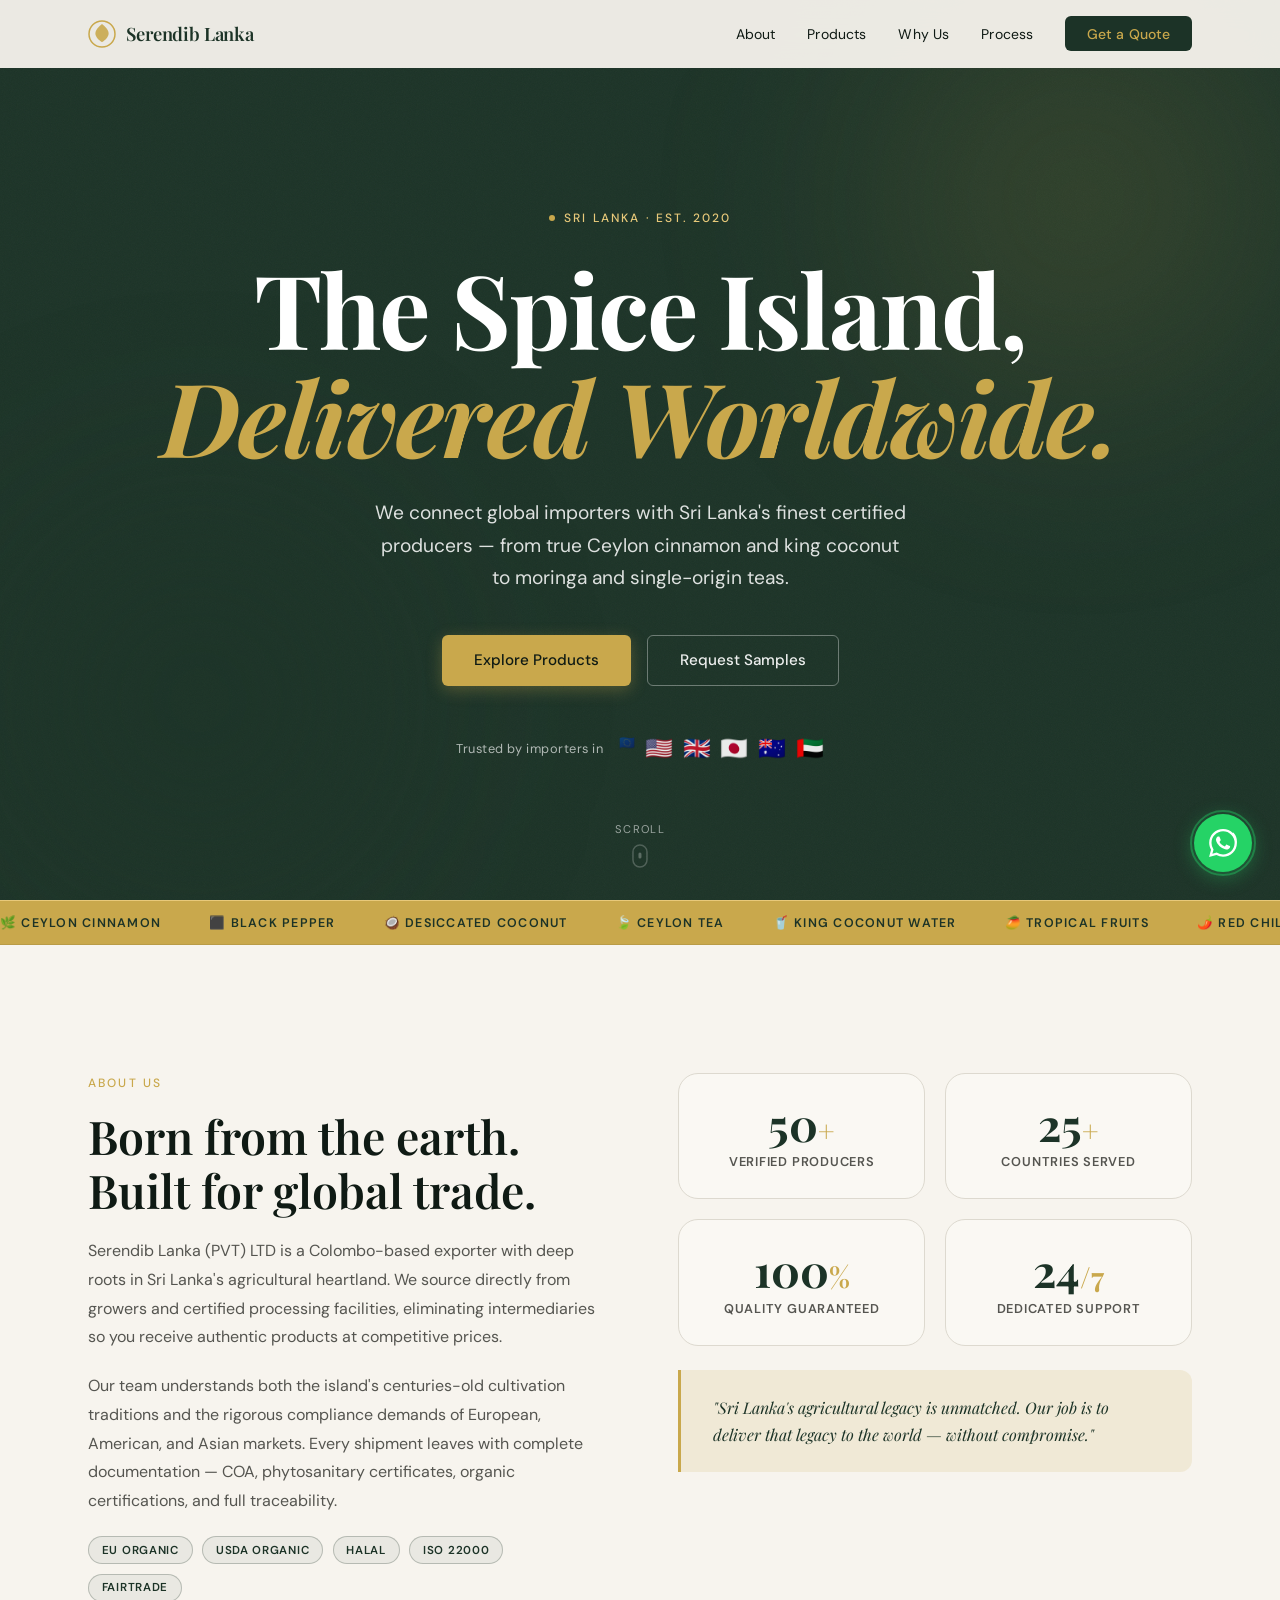
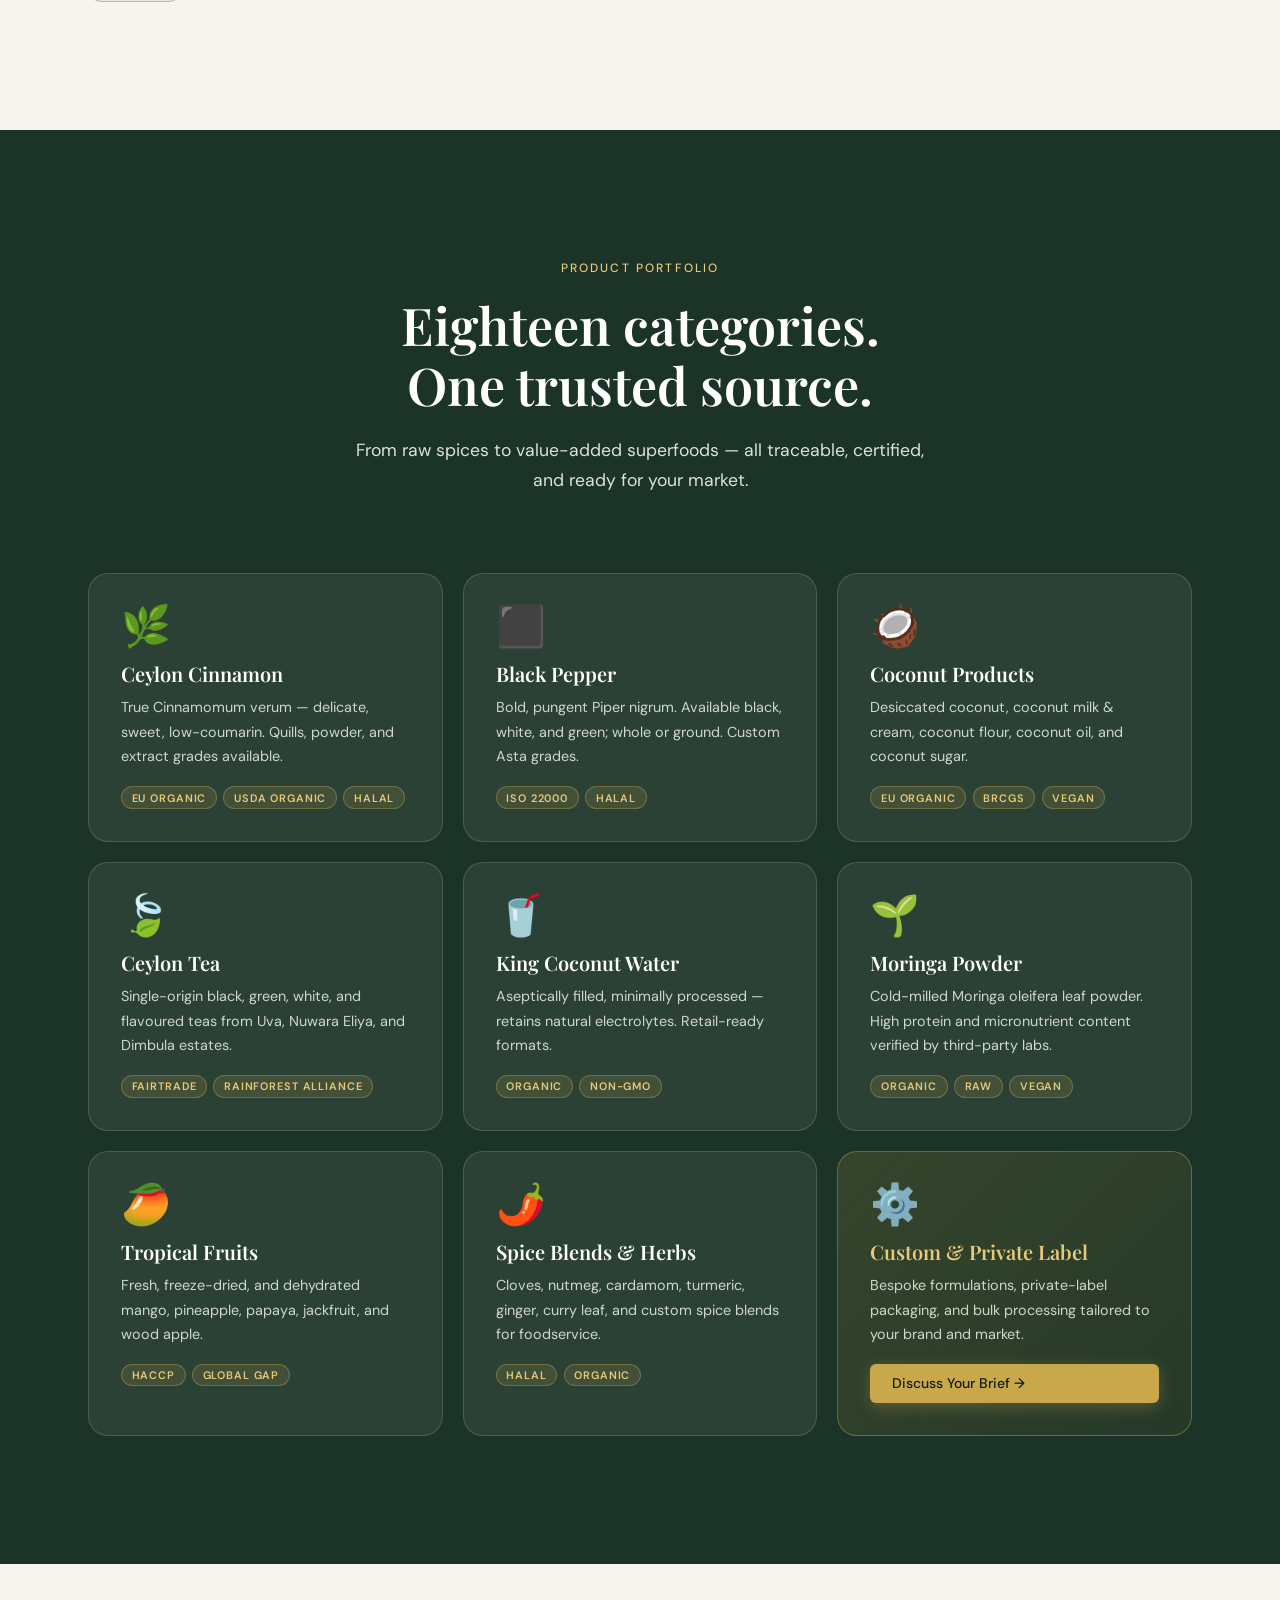
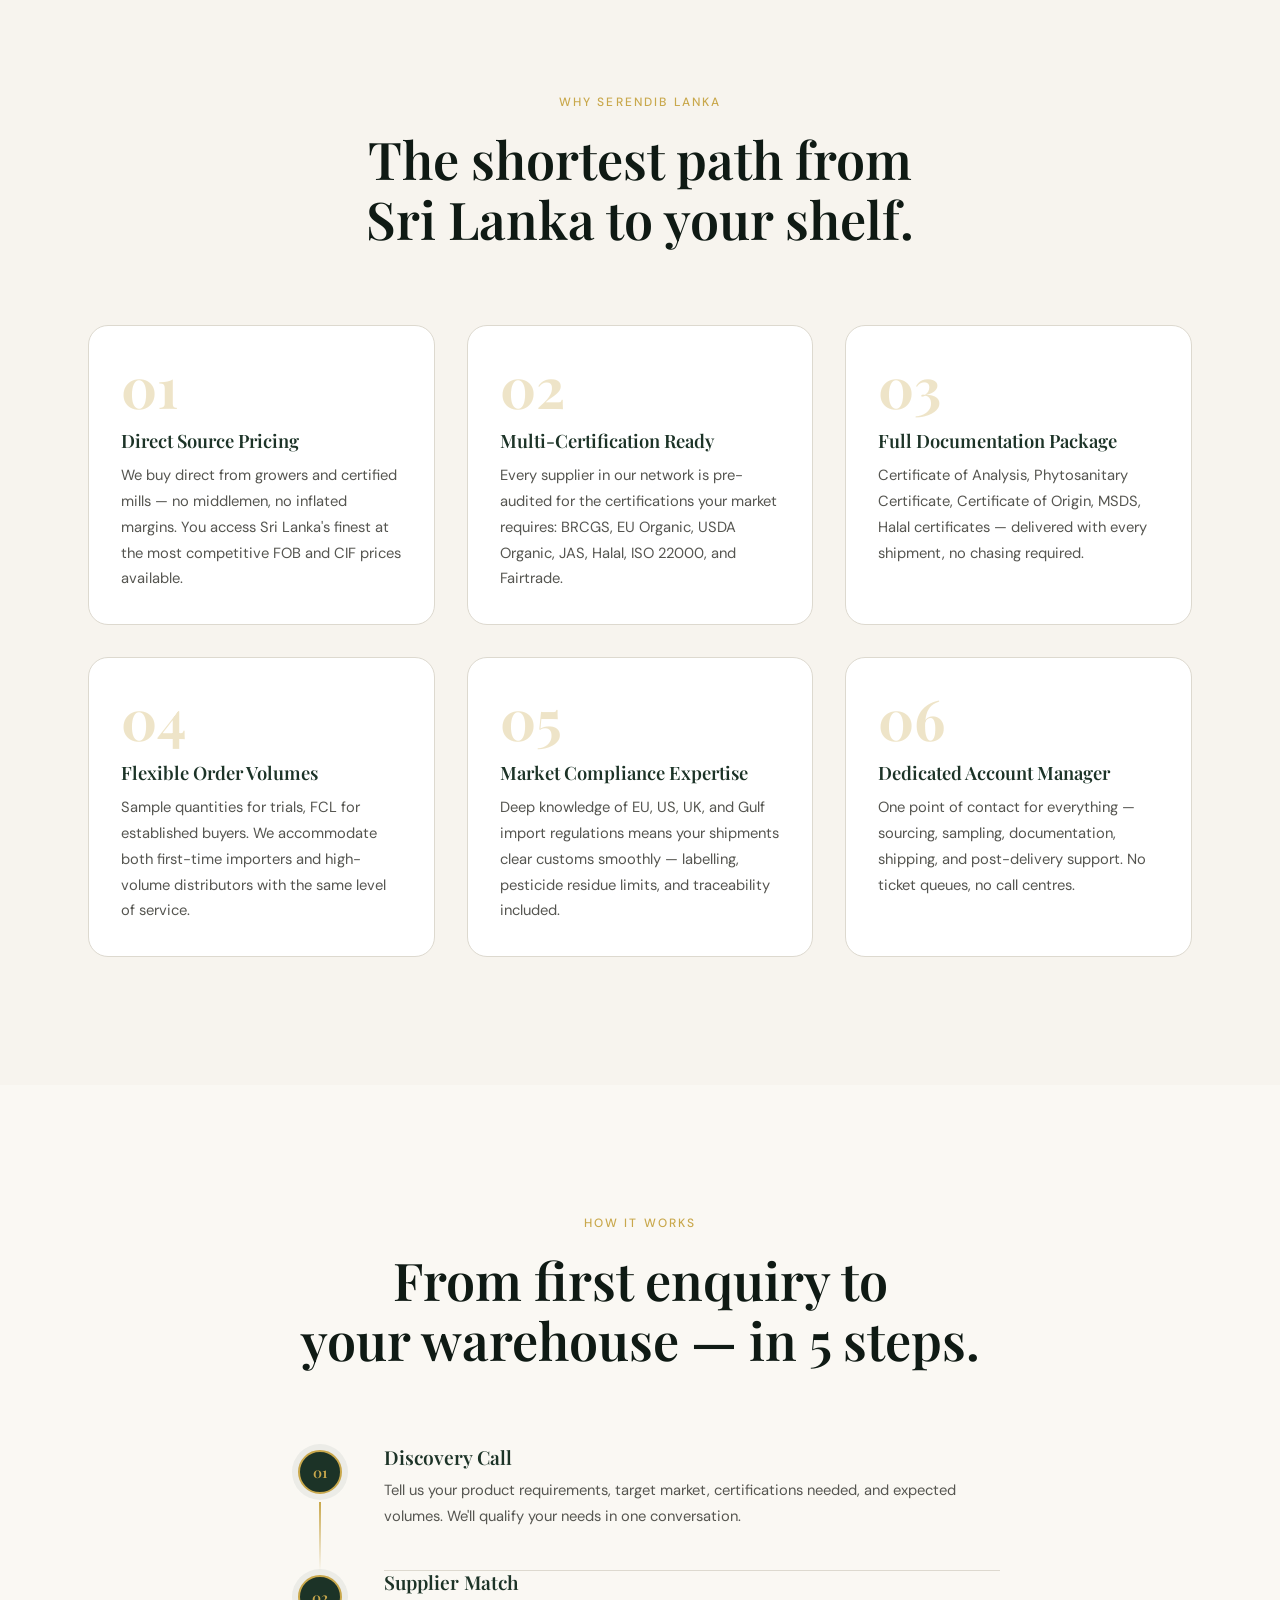
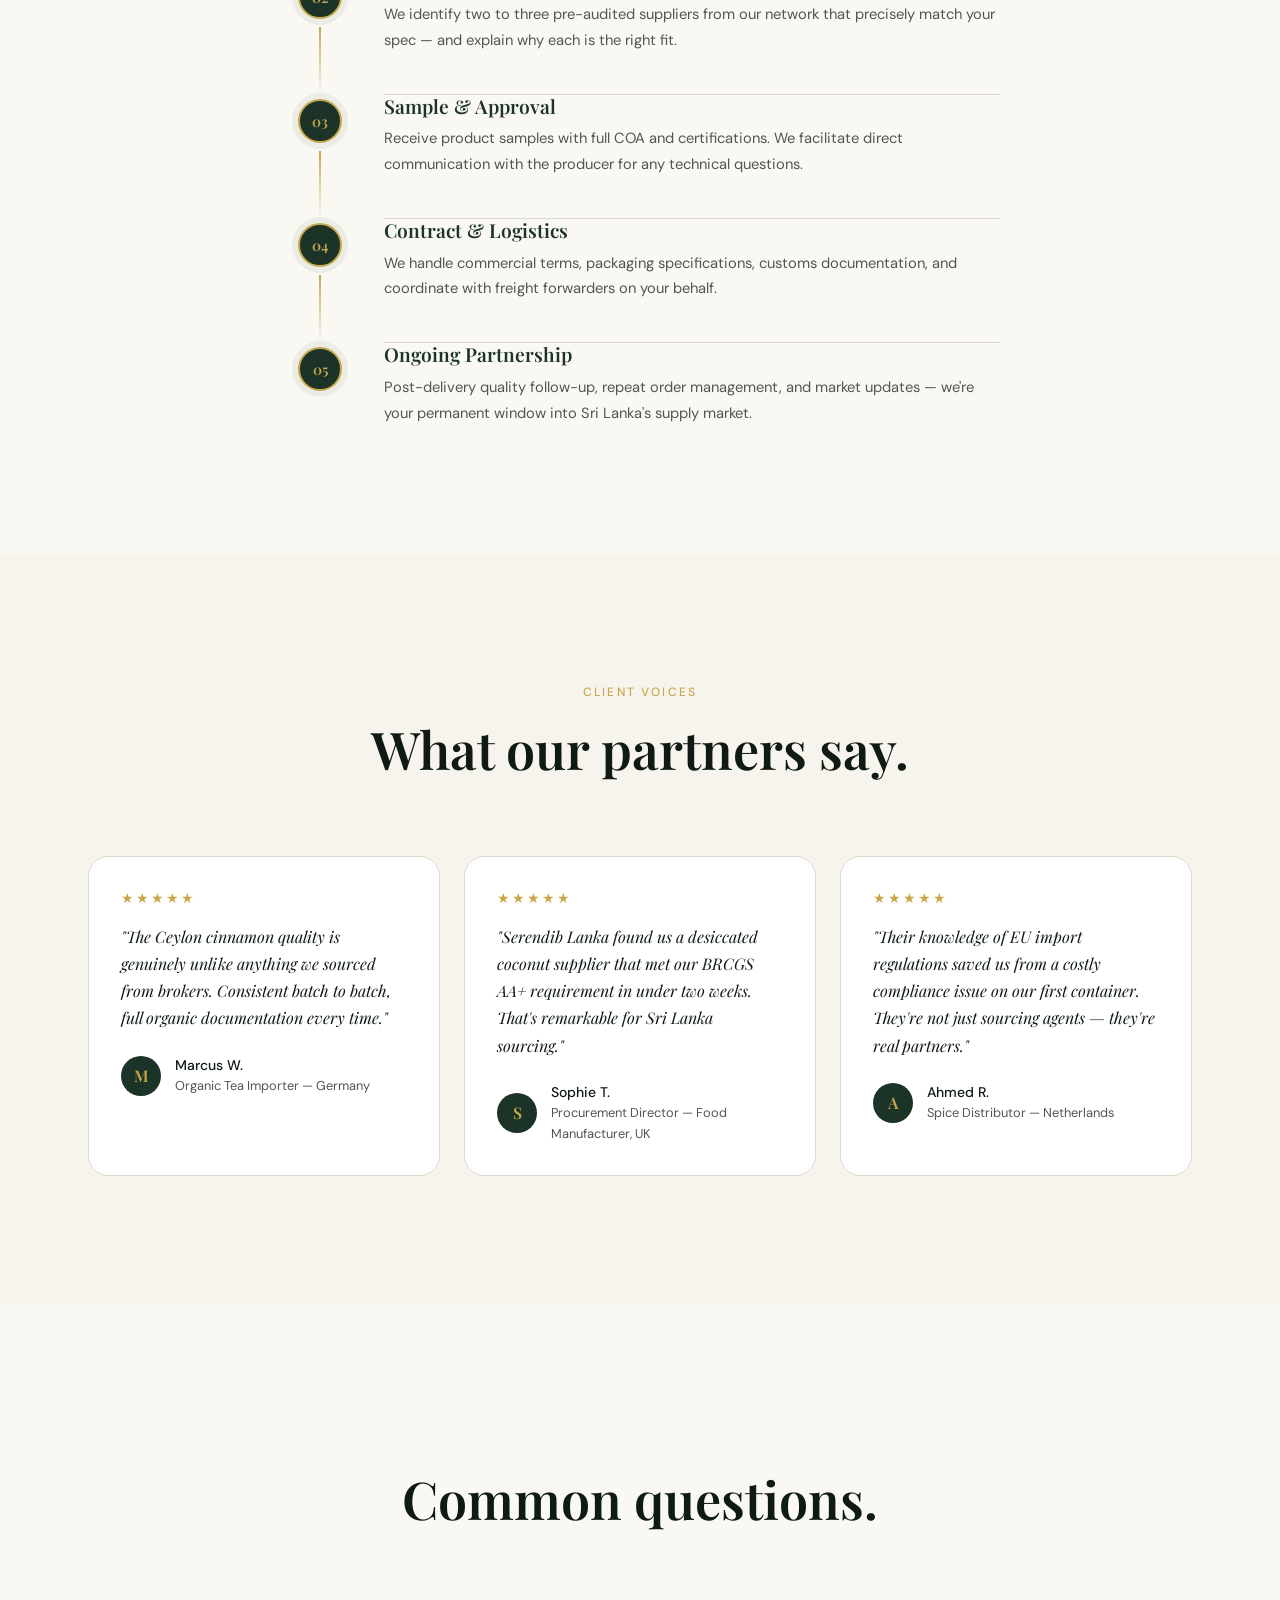
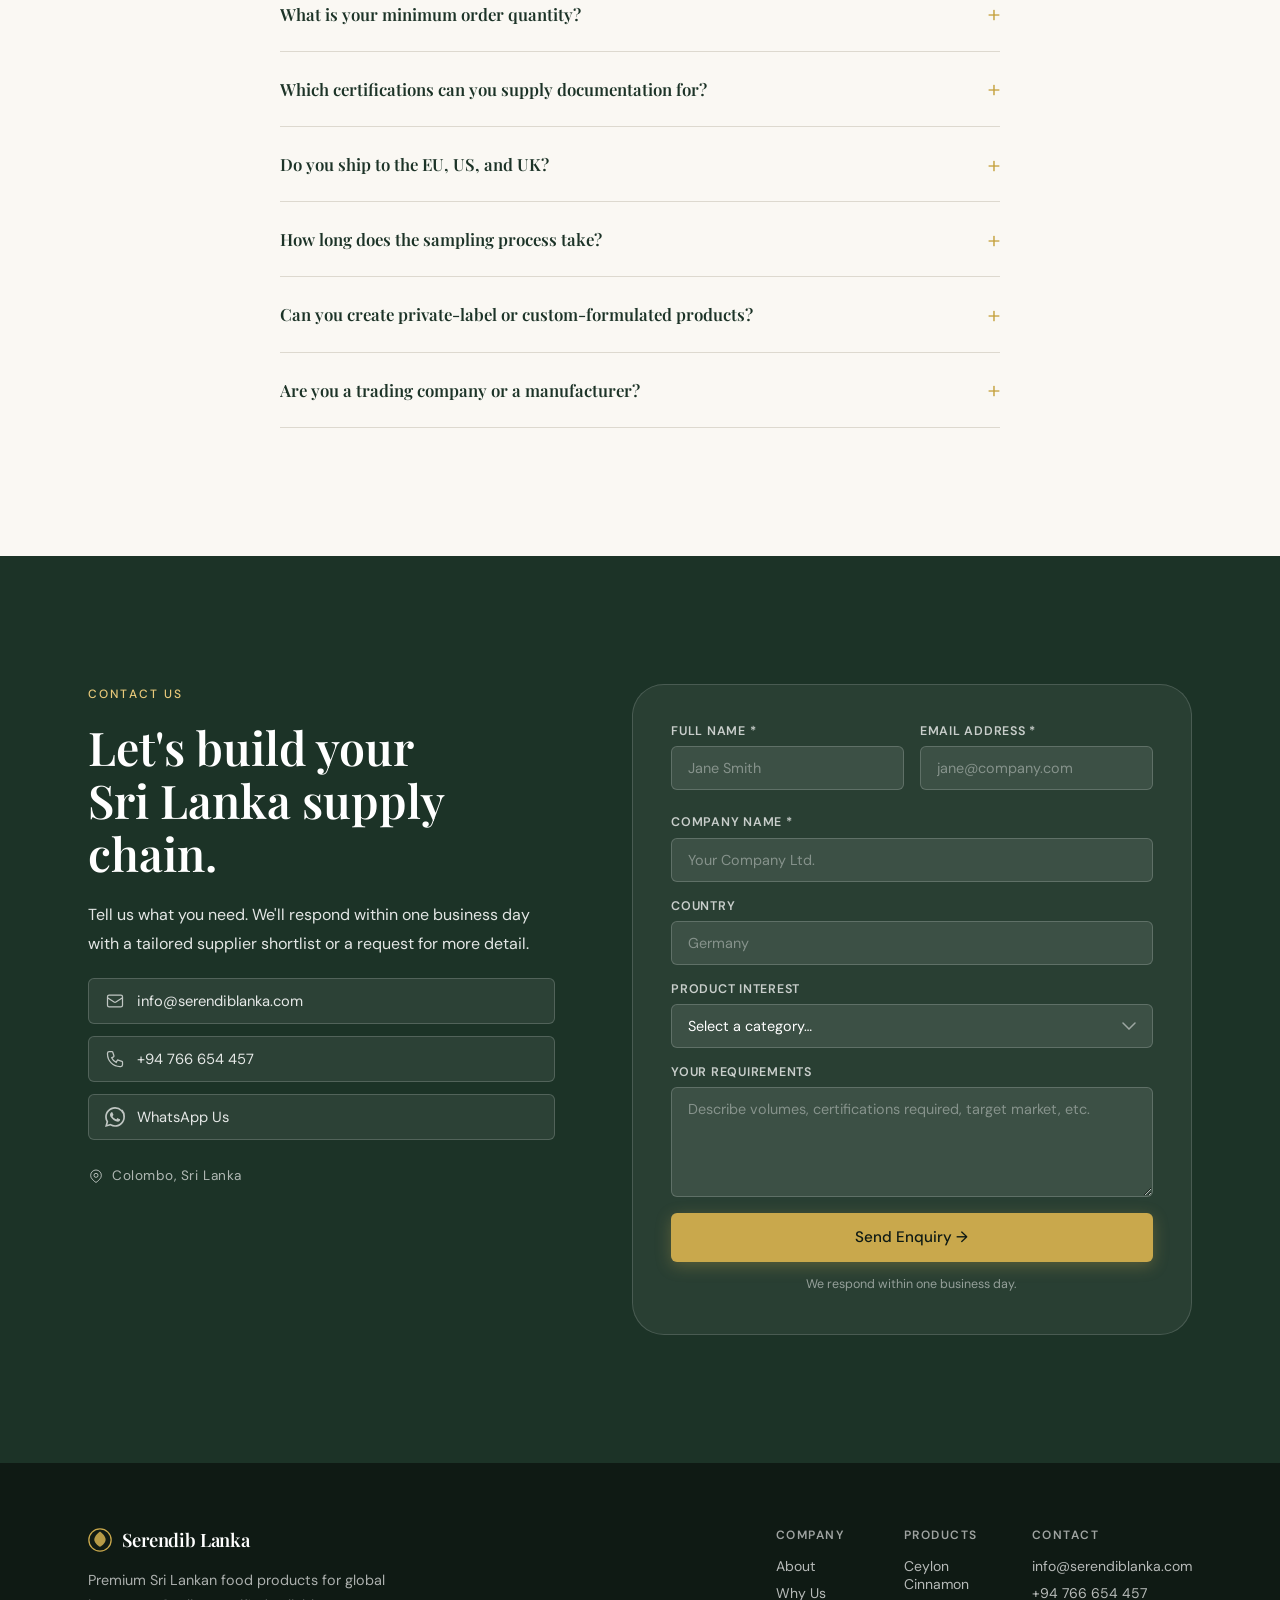
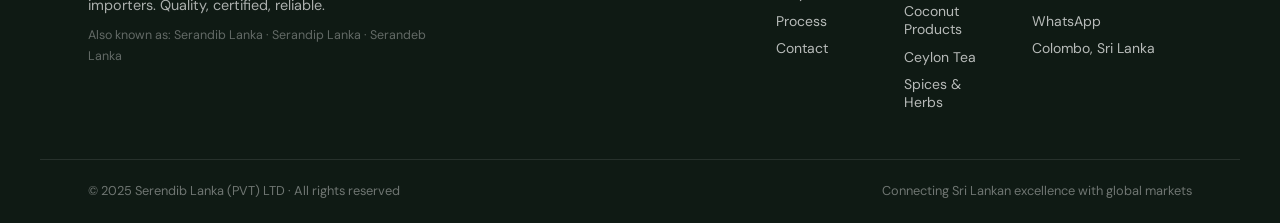
<file: index.html>
<!DOCTYPE html>
<html lang="en">
<head>
  <meta charset="UTF-8" />
  <meta name="viewport" content="width=device-width, initial-scale=1.0" />
  <title>Serendib Lanka — Premium Sri Lankan Spices & Foods Exporter</title>
  <meta name="description" content="Serendib Lanka (PVT) LTD exports premium Ceylon spices, coconut products, Ceylon tea, and tropical foods directly from Sri Lanka to global markets. Certified quality, reliable supply chain." />
  <meta name="keywords" content="Serendib Lanka, Sri Lankan spices exporter, Ceylon cinnamon, desiccated coconut, Ceylon tea, black pepper Sri Lanka, tropical foods export, coconut suppliers, moringa powder, king coconut water" />
  <link rel="canonical" href="https://serendiblanka.com/" />

  <!-- Open Graph -->
  <meta property="og:title" content="Serendib Lanka — Premium Sri Lankan Foods & Spices" />
  <meta property="og:description" content="Direct from the Spice Island: authentic Ceylon spices, coconut products, and tropical superfoods for global buyers." />
  <meta property="og:url" content="https://serendiblanka.com/" />
  <meta property="og:type" content="website" />

  <!-- Schema.org Structured Data -->
  <script type="application/ld+json">
  {
    "@context": "https://schema.org",
    "@type": "Organization",
    "name": "Serendib Lanka (PVT) LTD",
    "alternateName": ["Serandib Lanka", "Serandip Lanka"],
    "url": "https://serendiblanka.com",
    "description": "Premium Sri Lankan spices and food products exporter.",
    "address": {
      "@type": "PostalAddress",
      "addressCountry": "LK",
      "addressLocality": "Colombo"
    },
    "contactPoint": {
      "@type": "ContactPoint",
      "telephone": "+94766654457",
      "email": "info@serendiblanka.com"
    }
  }
  </script>

  <!-- Fonts -->
  <link rel="preconnect" href="https://fonts.googleapis.com" />
  <link rel="preconnect" href="https://fonts.gstatic.com" crossorigin />
  <link href="https://fonts.googleapis.com/css2?family=Playfair+Display:ital,wght@0,400;0,600;0,700;1,400;1,600&family=DM+Sans:wght@300;400;500&display=swap" rel="stylesheet" />

  <link rel="stylesheet" href="style.css" />
</head>
<body>

  <!-- ─── NAV ─── -->
  <header class="site-nav" id="site-nav">
    <div class="nav-inner">
      <a href="/" class="nav-logo" aria-label="Serendib Lanka">
        <svg width="28" height="28" viewBox="0 0 28 28" fill="none" aria-hidden="true">
          <circle cx="14" cy="14" r="13" stroke="var(--gold)" stroke-width="1.5"/>
          <path d="M14 4 C9 8 6 12 8 16 C10 20 14 22 14 22 C14 22 18 20 20 16 C22 12 19 8 14 4Z" fill="var(--gold)" opacity="0.9"/>
        </svg>
        <span>Serendib Lanka</span>
      </a>
      <nav class="nav-links" aria-label="Main navigation">
        <a href="#about">About</a>
        <a href="#products">Products</a>
        <a href="#why-us">Why Us</a>
        <a href="#process">Process</a>
        <a href="#contact" class="nav-cta">Get a Quote</a>
      </nav>
      <button class="nav-hamburger" id="nav-hamburger" aria-label="Toggle menu" aria-expanded="false">
        <span></span><span></span><span></span>
      </button>
    </div>
    <div class="nav-mobile" id="nav-mobile" aria-hidden="true">
      <a href="#about">About</a>
      <a href="#products">Products</a>
      <a href="#why-us">Why Us</a>
      <a href="#process">Process</a>
      <a href="#contact">Get a Quote</a>
    </div>
  </header>

  <main>

    <!-- ─── HERO ─── -->
    <section class="hero" id="home" aria-label="Hero">
      <div class="hero-bg">
        <div class="hero-grain"></div>
        <div class="hero-glow hero-glow--1"></div>
        <div class="hero-glow hero-glow--2"></div>
      </div>
      <div class="hero-inner">
        <div class="hero-eyebrow reveal">
          <span class="eyebrow-dot"></span>
          Sri Lanka · Est. 2020
        </div>
        <h1 class="hero-title reveal reveal--delay-1">
          The Spice Island,<br>
          <em>Delivered Worldwide.</em>
        </h1>
        <p class="hero-sub reveal reveal--delay-2">
          We connect global importers with Sri Lanka's finest certified producers — from true Ceylon cinnamon and king coconut to moringa and single-origin teas.
        </p>
        <div class="hero-actions reveal reveal--delay-3">
          <a href="#products" class="btn btn--gold">Explore Products</a>
          <a href="#contact" class="btn btn--ghost">Request Samples</a>
        </div>
        <div class="hero-trust reveal reveal--delay-4">
          <span>Trusted by importers in</span>
          <div class="trust-flags">
            <span title="European Union">🇪🇺</span>
            <span title="United States">🇺🇸</span>
            <span title="United Kingdom">🇬🇧</span>
            <span title="Japan">🇯🇵</span>
            <span title="Australia">🇦🇺</span>
            <span title="UAE">🇦🇪</span>
          </div>
        </div>
      </div>
      <div class="hero-scroll-hint" aria-hidden="true">
        <span>Scroll</span>
        <svg width="16" height="24" viewBox="0 0 16 24"><rect x="6.5" y="4" width="3" height="6" rx="1.5" fill="currentColor" opacity="0.5"><animate attributeName="y" values="4;10;4" dur="1.6s" repeatCount="indefinite"/></rect><rect x="1" y="1" width="14" height="22" rx="7" stroke="currentColor" stroke-width="1.5" fill="none" opacity="0.4"/></svg>
      </div>
    </section>

    <!-- ─── MARQUEE ─── -->
    <div class="marquee-band" aria-hidden="true">
      <div class="marquee-track">
        <span>🌿 Ceylon Cinnamon</span>
        <span>⬛ Black Pepper</span>
        <span>🥥 Desiccated Coconut</span>
        <span>🍃 Ceylon Tea</span>
        <span>🥤 King Coconut Water</span>
        <span>🥭 Tropical Fruits</span>
        <span>🌶️ Red Chili</span>
        <span>🌱 Moringa Powder</span>
        <span>🫚 Coconut Oil</span>
        <span>💚 Jackfruit Products</span>
        <span>🌿 Ceylon Cinnamon</span>
        <span>⬛ Black Pepper</span>
        <span>🥥 Desiccated Coconut</span>
        <span>🍃 Ceylon Tea</span>
        <span>🥤 King Coconut Water</span>
        <span>🥭 Tropical Fruits</span>
        <span>🌶️ Red Chili</span>
        <span>🌱 Moringa Powder</span>
        <span>🫚 Coconut Oil</span>
        <span>💚 Jackfruit Products</span>
      </div>
    </div>

    <!-- ─── ABOUT ─── -->
    <section class="about section" id="about">
      <div class="container">
        <div class="about-grid">
          <div class="about-left">
            <p class="section-label reveal">About Us</p>
            <h2 class="section-title reveal reveal--delay-1">
              Born from the earth.<br>Built for global trade.
            </h2>
            <p class="body-text reveal reveal--delay-2">
              Serendib Lanka (PVT) LTD is a Colombo-based exporter with deep roots in Sri Lanka's agricultural heartland. We source directly from growers and certified processing facilities, eliminating intermediaries so you receive authentic products at competitive prices.
            </p>
            <p class="body-text reveal reveal--delay-3">
              Our team understands both the island's centuries-old cultivation traditions and the rigorous compliance demands of European, American, and Asian markets. Every shipment leaves with complete documentation — COA, phytosanitary certificates, organic certifications, and full traceability.
            </p>
            <div class="about-certs reveal reveal--delay-4">
              <span class="cert-badge">EU Organic</span>
              <span class="cert-badge">USDA Organic</span>
              <span class="cert-badge">Halal</span>
              <span class="cert-badge">ISO 22000</span>
              <span class="cert-badge">Fairtrade</span>
            </div>
          </div>
          <div class="about-right">
            <div class="about-stats-grid">
              <div class="stat-card reveal">
                <div class="stat-num">50<span>+</span></div>
                <div class="stat-label">Verified Producers</div>
              </div>
              <div class="stat-card reveal reveal--delay-1">
                <div class="stat-num">25<span>+</span></div>
                <div class="stat-label">Countries Served</div>
              </div>
              <div class="stat-card reveal reveal--delay-2">
                <div class="stat-num">100<span>%</span></div>
                <div class="stat-label">Quality Guaranteed</div>
              </div>
              <div class="stat-card reveal reveal--delay-3">
                <div class="stat-num">24<span>/7</span></div>
                <div class="stat-label">Dedicated Support</div>
              </div>
            </div>
            <div class="about-quote reveal reveal--delay-4">
              <blockquote>
                "Sri Lanka's agricultural legacy is unmatched. Our job is to deliver that legacy to the world — without compromise."
              </blockquote>
            </div>
          </div>
        </div>
      </div>
    </section>

    <!-- ─── PRODUCTS ─── -->
    <section class="products section section--dark" id="products">
      <div class="container">
        <div class="section-header">
          <p class="section-label section-label--light reveal">Product Portfolio</p>
          <h2 class="section-title section-title--light reveal reveal--delay-1">
            Eighteen categories.<br>One trusted source.
          </h2>
          <p class="section-sub section-sub--light reveal reveal--delay-2">
            From raw spices to value-added superfoods — all traceable, certified, and ready for your market.
          </p>
        </div>
        <div class="products-grid">

          <article class="product-card reveal" style="--i:0">
            <div class="product-card__icon">🌿</div>
            <h3 class="product-card__name">Ceylon Cinnamon</h3>
            <p class="product-card__desc">True Cinnamomum verum — delicate, sweet, low-coumarin. Quills, powder, and extract grades available.</p>
            <ul class="product-card__tags">
              <li>EU Organic</li><li>USDA Organic</li><li>Halal</li>
            </ul>
          </article>

          <article class="product-card reveal" style="--i:1">
            <div class="product-card__icon">⬛</div>
            <h3 class="product-card__name">Black Pepper</h3>
            <p class="product-card__desc">Bold, pungent Piper nigrum. Available black, white, and green; whole or ground. Custom Asta grades.</p>
            <ul class="product-card__tags">
              <li>ISO 22000</li><li>Halal</li>
            </ul>
          </article>

          <article class="product-card reveal" style="--i:2">
            <div class="product-card__icon">🥥</div>
            <h3 class="product-card__name">Coconut Products</h3>
            <p class="product-card__desc">Desiccated coconut, coconut milk & cream, coconut flour, coconut oil, and coconut sugar.</p>
            <ul class="product-card__tags">
              <li>EU Organic</li><li>BRCGS</li><li>Vegan</li>
            </ul>
          </article>

          <article class="product-card reveal" style="--i:3">
            <div class="product-card__icon">🍃</div>
            <h3 class="product-card__name">Ceylon Tea</h3>
            <p class="product-card__desc">Single-origin black, green, white, and flavoured teas from Uva, Nuwara Eliya, and Dimbula estates.</p>
            <ul class="product-card__tags">
              <li>Fairtrade</li><li>Rainforest Alliance</li>
            </ul>
          </article>

          <article class="product-card reveal" style="--i:4">
            <div class="product-card__icon">🥤</div>
            <h3 class="product-card__name">King Coconut Water</h3>
            <p class="product-card__desc">Aseptically filled, minimally processed — retains natural electrolytes. Retail-ready formats.</p>
            <ul class="product-card__tags">
              <li>Organic</li><li>Non-GMO</li>
            </ul>
          </article>

          <article class="product-card reveal" style="--i:5">
            <div class="product-card__icon">🌱</div>
            <h3 class="product-card__name">Moringa Powder</h3>
            <p class="product-card__desc">Cold-milled Moringa oleifera leaf powder. High protein and micronutrient content verified by third-party labs.</p>
            <ul class="product-card__tags">
              <li>Organic</li><li>Raw</li><li>Vegan</li>
            </ul>
          </article>

          <article class="product-card reveal" style="--i:6">
            <div class="product-card__icon">🥭</div>
            <h3 class="product-card__name">Tropical Fruits</h3>
            <p class="product-card__desc">Fresh, freeze-dried, and dehydrated mango, pineapple, papaya, jackfruit, and wood apple.</p>
            <ul class="product-card__tags">
              <li>HACCP</li><li>Global GAP</li>
            </ul>
          </article>

          <article class="product-card reveal" style="--i:7">
            <div class="product-card__icon">🌶️</div>
            <h3 class="product-card__name">Spice Blends & Herbs</h3>
            <p class="product-card__desc">Cloves, nutmeg, cardamom, turmeric, ginger, curry leaf, and custom spice blends for foodservice.</p>
            <ul class="product-card__tags">
              <li>Halal</li><li>Organic</li>
            </ul>
          </article>

          <article class="product-card product-card--cta reveal" style="--i:8">
            <div class="product-card__icon">⚙️</div>
            <h3 class="product-card__name">Custom & Private Label</h3>
            <p class="product-card__desc">Bespoke formulations, private-label packaging, and bulk processing tailored to your brand and market.</p>
            <a href="#contact" class="btn btn--gold btn--sm">Discuss Your Brief →</a>
          </article>

        </div>
      </div>
    </section>

    <!-- ─── WHY US ─── -->
    <section class="why section" id="why-us">
      <div class="container">
        <div class="section-header">
          <p class="section-label reveal">Why Serendib Lanka</p>
          <h2 class="section-title reveal reveal--delay-1">
            The shortest path from<br>Sri Lanka to your shelf.
          </h2>
        </div>
        <div class="why-grid">

          <div class="why-card reveal" style="--i:0">
            <div class="why-card__num">01</div>
            <h3>Direct Source Pricing</h3>
            <p>We buy direct from growers and certified mills — no middlemen, no inflated margins. You access Sri Lanka's finest at the most competitive FOB and CIF prices available.</p>
          </div>

          <div class="why-card reveal" style="--i:1">
            <div class="why-card__num">02</div>
            <h3>Multi-Certification Ready</h3>
            <p>Every supplier in our network is pre-audited for the certifications your market requires: BRCGS, EU Organic, USDA Organic, JAS, Halal, ISO 22000, and Fairtrade.</p>
          </div>

          <div class="why-card reveal" style="--i:2">
            <div class="why-card__num">03</div>
            <h3>Full Documentation Package</h3>
            <p>Certificate of Analysis, Phytosanitary Certificate, Certificate of Origin, MSDS, Halal certificates — delivered with every shipment, no chasing required.</p>
          </div>

          <div class="why-card reveal" style="--i:3">
            <div class="why-card__num">04</div>
            <h3>Flexible Order Volumes</h3>
            <p>Sample quantities for trials, FCL for established buyers. We accommodate both first-time importers and high-volume distributors with the same level of service.</p>
          </div>

          <div class="why-card reveal" style="--i:4">
            <div class="why-card__num">05</div>
            <h3>Market Compliance Expertise</h3>
            <p>Deep knowledge of EU, US, UK, and Gulf import regulations means your shipments clear customs smoothly — labelling, pesticide residue limits, and traceability included.</p>
          </div>

          <div class="why-card reveal" style="--i:5">
            <div class="why-card__num">06</div>
            <h3>Dedicated Account Manager</h3>
            <p>One point of contact for everything — sourcing, sampling, documentation, shipping, and post-delivery support. No ticket queues, no call centres.</p>
          </div>

        </div>
      </div>
    </section>

    <!-- ─── PROCESS ─── -->
    <section class="process section section--cream" id="process">
      <div class="container">
        <div class="section-header">
          <p class="section-label reveal">How It Works</p>
          <h2 class="section-title reveal reveal--delay-1">
            From first enquiry to<br>your warehouse — in 5 steps.
          </h2>
        </div>
        <div class="process-list">

          <div class="process-item reveal" style="--i:0">
            <div class="process-item__step">
              <span class="process-num">01</span>
              <div class="process-line" aria-hidden="true"></div>
            </div>
            <div class="process-item__body">
              <h3>Discovery Call</h3>
              <p>Tell us your product requirements, target market, certifications needed, and expected volumes. We'll qualify your needs in one conversation.</p>
            </div>
          </div>

          <div class="process-item reveal" style="--i:1">
            <div class="process-item__step">
              <span class="process-num">02</span>
              <div class="process-line" aria-hidden="true"></div>
            </div>
            <div class="process-item__body">
              <h3>Supplier Match</h3>
              <p>We identify two to three pre-audited suppliers from our network that precisely match your spec — and explain why each is the right fit.</p>
            </div>
          </div>

          <div class="process-item reveal" style="--i:2">
            <div class="process-item__step">
              <span class="process-num">03</span>
              <div class="process-line" aria-hidden="true"></div>
            </div>
            <div class="process-item__body">
              <h3>Sample & Approval</h3>
              <p>Receive product samples with full COA and certifications. We facilitate direct communication with the producer for any technical questions.</p>
            </div>
          </div>

          <div class="process-item reveal" style="--i:3">
            <div class="process-item__step">
              <span class="process-num">04</span>
              <div class="process-line" aria-hidden="true"></div>
            </div>
            <div class="process-item__body">
              <h3>Contract & Logistics</h3>
              <p>We handle commercial terms, packaging specifications, customs documentation, and coordinate with freight forwarders on your behalf.</p>
            </div>
          </div>

          <div class="process-item reveal" style="--i:4">
            <div class="process-item__step">
              <span class="process-num">05</span>
            </div>
            <div class="process-item__body">
              <h3>Ongoing Partnership</h3>
              <p>Post-delivery quality follow-up, repeat order management, and market updates — we're your permanent window into Sri Lanka's supply market.</p>
            </div>
          </div>

        </div>
      </div>
    </section>

    <!-- ─── TESTIMONIALS ─── -->
    <section class="testimonials section" id="testimonials">
      <div class="container">
        <div class="section-header">
          <p class="section-label reveal">Client Voices</p>
          <h2 class="section-title reveal reveal--delay-1">What our partners say.</h2>
        </div>
        <div class="testi-grid">

          <div class="testi-card reveal" style="--i:0">
            <div class="testi-stars" aria-label="5 stars">★★★★★</div>
            <blockquote>"The Ceylon cinnamon quality is genuinely unlike anything we sourced from brokers. Consistent batch to batch, full organic documentation every time."</blockquote>
            <div class="testi-author">
              <div class="testi-avatar">M</div>
              <div>
                <strong>Marcus W.</strong>
                <span>Organic Tea Importer — Germany</span>
              </div>
            </div>
          </div>

          <div class="testi-card reveal" style="--i:1">
            <div class="testi-stars" aria-label="5 stars">★★★★★</div>
            <blockquote>"Serendib Lanka found us a desiccated coconut supplier that met our BRCGS AA+ requirement in under two weeks. That's remarkable for Sri Lanka sourcing."</blockquote>
            <div class="testi-author">
              <div class="testi-avatar">S</div>
              <div>
                <strong>Sophie T.</strong>
                <span>Procurement Director — Food Manufacturer, UK</span>
              </div>
            </div>
          </div>

          <div class="testi-card reveal" style="--i:2">
            <div class="testi-stars" aria-label="5 stars">★★★★★</div>
            <blockquote>"Their knowledge of EU import regulations saved us from a costly compliance issue on our first container. They're not just sourcing agents — they're real partners."</blockquote>
            <div class="testi-author">
              <div class="testi-avatar">A</div>
              <div>
                <strong>Ahmed R.</strong>
                <span>Spice Distributor — Netherlands</span>
              </div>
            </div>
          </div>

        </div>
      </div>
    </section>

    <!-- ─── FAQ ─── -->
    <section class="faq section section--cream" id="faq">
      <div class="container faq-container">
        <div class="section-header">
          <p class="section-label reveal">FAQ</p>
          <h2 class="section-title reveal reveal--delay-1">Common questions.</h2>
        </div>
        <div class="faq-list">

          <details class="faq-item reveal">
            <summary>What is your minimum order quantity?</summary>
            <p>We accommodate samples (1–5 kg), trial orders (50–200 kg), and full container loads. MOQ varies by product — contact us and we'll be transparent about minimums for your specific requirements.</p>
          </details>

          <details class="faq-item reveal">
            <summary>Which certifications can you supply documentation for?</summary>
            <p>EU Organic (EU 2018/848), USDA NOP, JAS, BRCGS, ISO 22000, Halal (SLBFE/MJA), Fairtrade, Rainforest Alliance, and Global G.A.P. — depending on the supplier and product.</p>
          </details>

          <details class="faq-item reveal">
            <summary>Do you ship to the EU, US, and UK?</summary>
            <p>Yes. We have established freight relationships with forwarders experienced in EU, UK, US, Gulf, Australian, and Japanese import compliance. We can quote DDP, CIF, or FOB as needed.</p>
          </details>

          <details class="faq-item reveal">
            <summary>How long does the sampling process take?</summary>
            <p>Samples typically reach European addresses within 7–10 working days via DHL Express. COA and certifications are sent digitally in advance of physical arrival.</p>
          </details>

          <details class="faq-item reveal">
            <summary>Can you create private-label or custom-formulated products?</summary>
            <p>Absolutely. Several of our production partners offer private-label packaging, custom blends, and OEM manufacturing. Lead times and MOQs vary — let's discuss your brief.</p>
          </details>

          <details class="faq-item reveal">
            <summary>Are you a trading company or a manufacturer?</summary>
            <p>We are a sourcing consultancy and export agency. We do not manufacture ourselves — instead we maintain a curated, audited network of certified Sri Lankan producers and act as your permanent representative in-country.</p>
          </details>

        </div>
      </div>
    </section>

    <!-- ─── CONTACT ─── -->
    <section class="contact section section--dark" id="contact">
      <div class="container">
        <div class="contact-grid">
          <div class="contact-left">
            <p class="section-label section-label--light reveal">Contact Us</p>
            <h2 class="section-title section-title--light reveal reveal--delay-1">
              Let's build your<br>Sri Lanka supply chain.
            </h2>
            <p class="body-text body-text--light reveal reveal--delay-2">
              Tell us what you need. We'll respond within one business day with a tailored supplier shortlist or a request for more detail.
            </p>
            <div class="contact-methods reveal reveal--delay-3">
              <a href="mailto:info@serendiblanka.com" class="contact-method">
                <svg width="20" height="20" viewBox="0 0 24 24" fill="none" stroke="currentColor" stroke-width="1.5" aria-hidden="true"><path d="M3 8l7.89 5.26a2 2 0 002.22 0L21 8M5 19h14a2 2 0 002-2V7a2 2 0 00-2-2H5a2 2 0 00-2 2v10a2 2 0 002 2z"/></svg>
                info@serendiblanka.com
              </a>
              <a href="tel:+94766654457" class="contact-method">
                <svg width="20" height="20" viewBox="0 0 24 24" fill="none" stroke="currentColor" stroke-width="1.5" aria-hidden="true"><path d="M3 5a2 2 0 012-2h3.28a1 1 0 01.948.684l1.498 4.493a1 1 0 01-.502 1.21l-2.257 1.13a11.042 11.042 0 005.516 5.516l1.13-2.257a1 1 0 011.21-.502l4.493 1.498a1 1 0 01.684.949V19a2 2 0 01-2 2h-1C9.716 21 3 14.284 3 6V5z"/></svg>
                +94 766 654 457
              </a>
              <a href="https://wa.me/94766654457?text=Hello%2C%20I%27m%20interested%20in%20sourcing%20Sri%20Lankan%20products." target="_blank" rel="noopener noreferrer" class="contact-method contact-method--whatsapp">
                <svg width="20" height="20" viewBox="0 0 24 24" fill="currentColor" aria-hidden="true"><path d="M17.472 14.382c-.297-.149-1.758-.867-2.03-.967-.273-.099-.471-.148-.67.15-.197.297-.767.966-.94 1.164-.173.199-.347.223-.644.075-.297-.15-1.255-.463-2.39-1.475-.883-.788-1.48-1.761-1.653-2.059-.173-.297-.018-.458.13-.606.134-.133.298-.347.446-.52.149-.174.198-.298.298-.497.099-.198.05-.371-.025-.52-.075-.149-.669-1.612-.916-2.207-.242-.579-.487-.5-.669-.51-.173-.008-.371-.01-.57-.01-.198 0-.52.074-.792.372-.272.297-1.04 1.016-1.04 2.479 0 1.462 1.065 2.875 1.213 3.074.149.198 2.096 3.2 5.077 4.487.709.306 1.262.489 1.694.625.712.227 1.36.195 1.871.118.571-.085 1.758-.719 2.006-1.413.248-.694.248-1.289.173-1.413-.074-.124-.272-.198-.57-.347m-5.421 7.403h-.004a9.87 9.87 0 01-5.031-1.378l-.361-.214-3.741.982.998-3.648-.235-.374a9.86 9.86 0 01-1.51-5.26c.001-5.45 4.436-9.884 9.888-9.884 2.64 0 5.122 1.03 6.988 2.898a9.825 9.825 0 012.893 6.994c-.003 5.45-4.437 9.884-9.885 9.884m8.413-18.297A11.815 11.815 0 0012.05 0C5.495 0 .16 5.335.157 11.892c0 2.096.547 4.142 1.588 5.945L.057 24l6.305-1.654a11.882 11.882 0 005.683 1.448h.005c6.554 0 11.89-5.335 11.893-11.893A11.821 11.821 0 0020.885 3.106"/></svg>
                WhatsApp Us
              </a>
            </div>
            <p class="contact-location reveal reveal--delay-4">
              <svg width="16" height="16" viewBox="0 0 24 24" fill="none" stroke="currentColor" stroke-width="1.5" aria-hidden="true"><path d="M17.657 16.657L13.414 20.9a2 2 0 01-2.828 0L6.343 16.657a8 8 0 1111.314 0z"/><path d="M15 11a3 3 0 11-6 0 3 3 0 016 0z"/></svg>
              Colombo, Sri Lanka
            </p>
          </div>
          <div class="contact-right">
            <form class="contact-form reveal reveal--delay-2" id="contact-form" novalidate>
              <div class="form-row">
                <div class="form-group">
                  <label for="name">Full Name *</label>
                  <input type="text" id="name" name="name" placeholder="Jane Smith" required autocomplete="name" />
                </div>
                <div class="form-group">
                  <label for="email">Email Address *</label>
                  <input type="email" id="email" name="email" placeholder="jane@company.com" required autocomplete="email" />
                </div>
              </div>
              <div class="form-group">
                <label for="company">Company Name *</label>
                <input type="text" id="company" name="company" placeholder="Your Company Ltd." required autocomplete="organization" />
              </div>
              <div class="form-group">
                <label for="country">Country</label>
                <input type="text" id="country" name="country" placeholder="Germany" autocomplete="country-name" />
              </div>
              <div class="form-group">
                <label for="product">Product Interest</label>
                <select id="product" name="product">
                  <option value="">Select a category…</option>
                  <option>Ceylon Cinnamon</option>
                  <option>Black Pepper</option>
                  <option>Coconut Products</option>
                  <option>Ceylon Tea</option>
                  <option>King Coconut Water</option>
                  <option>Moringa Powder</option>
                  <option>Tropical Fruits</option>
                  <option>Spice Blends & Herbs</option>
                  <option>Custom / Private Label</option>
                  <option>Multiple Products</option>
                </select>
              </div>
              <div class="form-group">
                <label for="message">Your Requirements</label>
                <textarea id="message" name="message" rows="4" placeholder="Describe volumes, certifications required, target market, etc."></textarea>
              </div>
              <button type="submit" class="btn btn--gold btn--full">Send Enquiry →</button>
              <p class="form-note">We respond within one business day.</p>
              <div class="form-success" id="form-success" aria-live="polite" hidden>
                ✓ Message received — we'll be in touch shortly.
              </div>
            </form>
          </div>
        </div>
      </div>
    </section>

  </main>

  <!-- ─── FOOTER ─── -->
  <footer class="site-footer">
    <div class="container footer-inner">
      <div class="footer-brand">
        <div class="nav-logo">
          <svg width="24" height="24" viewBox="0 0 28 28" fill="none" aria-hidden="true">
            <circle cx="14" cy="14" r="13" stroke="var(--gold)" stroke-width="1.5"/>
            <path d="M14 4 C9 8 6 12 8 16 C10 20 14 22 14 22 C14 22 18 20 20 16 C22 12 19 8 14 4Z" fill="var(--gold)" opacity="0.9"/>
          </svg>
          <span>Serendib Lanka</span>
        </div>
        <p>Premium Sri Lankan food products for global importers. Quality, certified, reliable.</p>
        <p class="footer-alt">Also known as: Serandib Lanka · Serandip Lanka · Serandeb Lanka</p>
      </div>
      <nav class="footer-nav" aria-label="Footer navigation">
        <div class="footer-col">
          <strong>Company</strong>
          <a href="#about">About</a>
          <a href="#why-us">Why Us</a>
          <a href="#process">Process</a>
          <a href="#contact">Contact</a>
        </div>
        <div class="footer-col">
          <strong>Products</strong>
          <a href="#products">Ceylon Cinnamon</a>
          <a href="#products">Coconut Products</a>
          <a href="#products">Ceylon Tea</a>
          <a href="#products">Spices & Herbs</a>
        </div>
        <div class="footer-col">
          <strong>Contact</strong>
          <a href="mailto:info@serendiblanka.com">info@serendiblanka.com</a>
          <a href="tel:+94766654457">+94 766 654 457</a>
          <a href="https://wa.me/94766654457" target="_blank" rel="noopener noreferrer">WhatsApp</a>
          <span>Colombo, Sri Lanka</span>
        </div>
      </nav>
    </div>
    <div class="footer-bottom">
      <div class="container">
        <p>© 2025 Serendib Lanka (PVT) LTD · All rights reserved</p>
        <p>Connecting Sri Lankan excellence with global markets</p>
      </div>
    </div>
  </footer>

  <!-- WhatsApp FAB -->
  <a href="https://wa.me/94766654457?text=Hello%2C%20I%27m%20interested%20in%20sourcing%20Sri%20Lankan%20products." target="_blank" rel="noopener noreferrer" class="whatsapp-fab" aria-label="Chat on WhatsApp">
    <svg width="28" height="28" viewBox="0 0 24 24" fill="currentColor" aria-hidden="true"><path d="M17.472 14.382c-.297-.149-1.758-.867-2.03-.967-.273-.099-.471-.148-.67.15-.197.297-.767.966-.94 1.164-.173.199-.347.223-.644.075-.297-.15-1.255-.463-2.39-1.475-.883-.788-1.48-1.761-1.653-2.059-.173-.297-.018-.458.13-.606.134-.133.298-.347.446-.52.149-.174.198-.298.298-.497.099-.198.05-.371-.025-.52-.075-.149-.669-1.612-.916-2.207-.242-.579-.487-.5-.669-.51-.173-.008-.371-.01-.57-.01-.198 0-.52.074-.792.372-.272.297-1.04 1.016-1.04 2.479 0 1.462 1.065 2.875 1.213 3.074.149.198 2.096 3.2 5.077 4.487.709.306 1.262.489 1.694.625.712.227 1.36.195 1.871.118.571-.085 1.758-.719 2.006-1.413.248-.694.248-1.289.173-1.413-.074-.124-.272-.198-.57-.347m-5.421 7.403h-.004a9.87 9.87 0 01-5.031-1.378l-.361-.214-3.741.982.998-3.648-.235-.374a9.86 9.86 0 01-1.51-5.26c.001-5.45 4.436-9.884 9.888-9.884 2.64 0 5.122 1.03 6.988 2.898a9.825 9.825 0 012.893 6.994c-.003 5.45-4.437 9.884-9.885 9.884m8.413-18.297A11.815 11.815 0 0012.05 0C5.495 0 .16 5.335.157 11.892c0 2.096.547 4.142 1.588 5.945L.057 24l6.305-1.654a11.882 11.882 0 005.683 1.448h.005c6.554 0 11.89-5.335 11.893-11.893A11.821 11.821 0 0020.885 3.106"/></svg>
  </a>

  <script src="js/main.js"></script>
</body>
</html>
</file>
<file: style.css>
/* ═══════════════════════════════════════════════════════
   SERENDIB LANKA — Premium CSS (VISIBILITY FIXED)
   Aesthetic: Refined Luxury / Editorial Natural
   Palette: Deep Forest + Aged Gold + Ivory + Obsidian
═══════════════════════════════════════════════════════ */

/* ─── RESET & BASE ─── */
*, *::before, *::after { box-sizing: border-box; margin: 0; padding: 0; }
html { scroll-behavior: smooth; font-size: 16px; }
body {
  font-family: 'DM Sans', sans-serif;
  font-weight: 400;
  background: var(--ivory);
  color: var(--obsidian);
  overflow-x: hidden;
  -webkit-font-smoothing: antialiased;
}

/* ─── TOKENS ─── */
:root {
  --gold:       #C9A84C;
  --gold-light: #E8C97A;
  --gold-dim:   rgba(201,168,76,0.15);
  --forest:     #1C3327;
  --forest-mid: #2A4A3A;
  --forest-dim: rgba(28,51,39,0.06);
  --obsidian:   #0F1A14;
  --ivory:      #F7F4EE;
  --ivory-dark: #DDD9CF;
  --cream:      #FAF8F3;
  --white:      #FFFFFF;
  --grey:       #555550;
  --grey-light: #999993;
  --whatsapp:   #25D366;

  --font-display: 'Playfair Display', Georgia, serif;
  --font-body:    'DM Sans', system-ui, sans-serif;

  --r-sm:  6px;
  --r-md:  12px;
  --r-lg:  20px;
  --r-xl:  32px;
  --r-pill:999px;

  --shadow-sm: 0 2px 8px rgba(15,26,20,0.08);
  --shadow-md: 0 8px 32px rgba(15,26,20,0.14);
  --shadow-lg: 0 20px 64px rgba(15,26,20,0.18);

  --transition: 0.3s cubic-bezier(0.4,0,0.2,1);
  --transition-slow: 0.6s cubic-bezier(0.4,0,0.2,1);

  --container: 1200px;
  --nav-h: 68px;
}

/* ─── TYPOGRAPHY ─── */
h1, h2, h3, h4 {
  font-family: var(--font-display);
  line-height: 1.15;
  font-weight: 600;
  color: var(--obsidian);
}
p { line-height: 1.75; }
a { color: inherit; text-decoration: none; }
em { font-style: italic; }
strong { font-weight: 500; }
ul { list-style: none; }

/* ─── LAYOUT ─── */
.container {
  max-width: var(--container);
  margin: 0 auto;
  padding: 0 clamp(1.25rem, 4vw, 3rem);
}
.section { padding: clamp(5rem,10vw,9rem) 0; }
.section--dark  { background: var(--forest); color: var(--white); }
.section--cream { background: var(--cream); }
.section-header { text-align: center; margin-bottom: clamp(3rem,6vw,5rem); }

.section-label {
  font-family: var(--font-body);
  font-size: 0.75rem;
  font-weight: 500;
  letter-spacing: 0.18em;
  text-transform: uppercase;
  color: var(--gold);
  display: block;
  margin-bottom: 1rem;
}
.section-label--light { color: var(--gold-light); }

.section-title {
  font-size: clamp(2rem, 4.5vw, 3.25rem);
  color: var(--obsidian);
  margin-bottom: 1.25rem;
}
.section-title--light { color: var(--white); }
.section-sub { font-size: 1.1rem; color: var(--grey); max-width: 600px; margin: 0 auto; }
.section-sub--light { color: rgba(255,255,255,0.85); }

/* ─── BUTTONS ─── */
.btn {
  display: inline-flex;
  align-items: center;
  gap: 0.5rem;
  padding: 0.9rem 2rem;
  border-radius: var(--r-sm);
  font-family: var(--font-body);
  font-size: 0.95rem;
  font-weight: 500;
  cursor: pointer;
  border: none;
  transition: all var(--transition);
  text-decoration: none;
  white-space: nowrap;
}
.btn--gold {
  background: var(--gold);
  color: var(--obsidian);
  box-shadow: 0 4px 16px rgba(201,168,76,0.3);
}
.btn--gold:hover {
  background: var(--gold-light);
  transform: translateY(-2px);
  box-shadow: 0 8px 24px rgba(201,168,76,0.4);
}
.btn--ghost {
  background: transparent;
  color: var(--obsidian);
  border: 1.5px solid var(--grey-light);
}
.btn--ghost:hover {
  border-color: var(--obsidian);
  background: var(--forest-dim);
}
.btn--sm { padding: 0.65rem 1.35rem; font-size: 0.875rem; }
.btn--full { width: 100%; justify-content: center; }

/* ─── SCROLL REVEAL ─── */
/* js-reveal-ready is added by JS once it's loaded — prevents flash of invisible content */
.js-reveal-ready .reveal {
  opacity: 0;
  transform: translateY(28px);
  transition: opacity 0.65s ease, transform 0.65s ease;
}
.reveal { opacity: 1; transform: translateY(0); }
.js-reveal-ready .reveal.is-visible { opacity: 1; transform: translateY(0); }
.reveal--delay-1 { transition-delay: 0.1s; }
.reveal--delay-2 { transition-delay: 0.2s; }
.reveal--delay-3 { transition-delay: 0.3s; }
.reveal--delay-4 { transition-delay: 0.4s; }

/* ════════════════════════════════════════
   NAV
════════════════════════════════════════ */
.site-nav {
  position: fixed;
  top: 0; left: 0; right: 0;
  height: var(--nav-h);
  z-index: 1000;
  background: rgba(247,244,238,0.95);
  backdrop-filter: blur(14px);
  -webkit-backdrop-filter: blur(14px);
  border-bottom: 1px solid transparent;
  transition: border-color var(--transition), background var(--transition);
}
.site-nav.is-scrolled {
  background: rgba(247,244,238,0.98);
  border-bottom-color: var(--ivory-dark);
  box-shadow: var(--shadow-sm);
}
.nav-inner {
  max-width: var(--container);
  margin: 0 auto;
  padding: 0 clamp(1.25rem,4vw,3rem);
  height: 100%;
  display: flex;
  align-items: center;
  justify-content: space-between;
}
.nav-logo {
  display: flex;
  align-items: center;
  gap: 0.65rem;
  font-family: var(--font-display);
  font-size: 1.15rem;
  font-weight: 600;
  color: var(--forest);
  letter-spacing: -0.01em;
}
.nav-links {
  display: flex;
  align-items: center;
  gap: 2rem;
}
.nav-links a {
  font-size: 0.875rem;
  font-weight: 400;
  color: var(--obsidian);
  letter-spacing: 0.01em;
  transition: color var(--transition);
}
.nav-links a:hover { color: var(--gold); }
.nav-cta {
  background: var(--forest) !important;
  color: var(--gold) !important;
  padding: 0.55rem 1.35rem;
  border-radius: var(--r-sm);
  font-weight: 500 !important;
  transition: background var(--transition) !important;
}
.nav-cta:hover { background: var(--forest-mid) !important; color: var(--gold-light) !important; }

/* Mobile nav */
.nav-hamburger {
  display: none;
  flex-direction: column;
  gap: 5px;
  background: none;
  border: none;
  cursor: pointer;
  padding: 4px;
}
.nav-hamburger span {
  display: block;
  width: 24px;
  height: 2px;
  background: var(--obsidian);
  transition: all var(--transition);
  transform-origin: center;
}
.nav-hamburger.is-open span:nth-child(1) { transform: translateY(7px) rotate(45deg); }
.nav-hamburger.is-open span:nth-child(2) { opacity: 0; transform: scaleX(0); }
.nav-hamburger.is-open span:nth-child(3) { transform: translateY(-7px) rotate(-45deg); }

.nav-mobile {
  display: none;
  flex-direction: column;
  background: var(--ivory);
  border-top: 1px solid var(--ivory-dark);
  padding: 1rem 0;
}
.nav-mobile.is-open { display: flex; }
.nav-mobile a {
  padding: 0.85rem clamp(1.25rem,4vw,3rem);
  font-size: 1rem;
  color: var(--obsidian);
  border-bottom: 1px solid var(--ivory-dark);
  transition: color var(--transition);
}
.nav-mobile a:last-child { border-bottom: none; }
.nav-mobile a:hover { color: var(--gold); }

@media (max-width: 820px) {
  .nav-links { display: none; }
  .nav-hamburger { display: flex; }
}

/* ════════════════════════════════════════
   HERO
════════════════════════════════════════ */
.hero {
  position: relative;
  min-height: 100svh;
  display: flex;
  align-items: center;
  justify-content: center;
  padding-top: var(--nav-h);
  overflow: hidden;
}
.hero-bg {
  position: absolute;
  inset: 0;
  background: var(--forest);
}
.hero-grain {
  position: absolute;
  inset: 0;
  opacity: 0.04;
  background-image: url("data:image/svg+xml,%3Csvg viewBox='0 0 256 256' xmlns='http://www.w3.org/2000/svg'%3E%3Cfilter id='noise'%3E%3CfeTurbulence type='fractalNoise' baseFrequency='0.9' numOctaves='4' stitchTiles='stitch'/%3E%3C/filter%3E%3Crect width='100%25' height='100%25' filter='url(%23noise)' opacity='1'/%3E%3C/svg%3E");
  background-size: 200px;
}
.hero-glow {
  position: absolute;
  border-radius: 50%;
  filter: blur(100px);
  pointer-events: none;
}
.hero-glow--1 {
  width: 600px; height: 600px;
  background: radial-gradient(circle, rgba(201,168,76,0.18) 0%, transparent 70%);
  top: -100px; right: -100px;
  animation: glowPulse 8s ease-in-out infinite;
}
.hero-glow--2 {
  width: 500px; height: 500px;
  background: radial-gradient(circle, rgba(28,51,39,0.6) 0%, transparent 70%);
  bottom: -50px; left: -50px;
}
@keyframes glowPulse {
  0%,100% { opacity: 0.7; transform: scale(1); }
  50% { opacity: 1; transform: scale(1.1); }
}

.hero-inner {
  position: relative;
  z-index: 10;
  max-width: var(--container);
  width: 100%;
  margin: 0 auto;
  padding: 0 clamp(1.25rem,4vw,3rem);
  text-align: center;
}
.hero-eyebrow {
  display: inline-flex;
  align-items: center;
  gap: 0.6rem;
  font-size: 0.75rem;
  font-weight: 500;
  letter-spacing: 0.18em;
  text-transform: uppercase;
  color: var(--gold-light);
  margin-bottom: 1.75rem;
}
.eyebrow-dot {
  width: 6px; height: 6px;
  border-radius: 50%;
  background: var(--gold);
  flex-shrink: 0;
  animation: dotPulse 2s ease-in-out infinite;
}
@keyframes dotPulse {
  0%,100% { opacity: 1; transform: scale(1); }
  50% { opacity: 0.5; transform: scale(0.7); }
}

.hero-title {
  font-family: var(--font-display);
  font-size: clamp(3rem, 8vw, 6.5rem);
  font-weight: 700;
  line-height: 1.05;
  color: var(--white);
  margin-bottom: 1.75rem;
  letter-spacing: -0.02em;
}
.hero-title em {
  color: var(--gold);
  font-style: italic;
}
.hero-sub {
  font-size: clamp(1rem, 2vw, 1.2rem);
  color: rgba(255,255,255,0.85);
  max-width: 540px;
  margin: 0 auto 2.5rem;
  line-height: 1.7;
  font-weight: 400;
}
.hero-actions {
  display: flex;
  flex-wrap: wrap;
  gap: 1rem;
  justify-content: center;
  margin-bottom: 3rem;
}
.hero-actions .btn--ghost {
  color: rgba(255,255,255,0.92);
  border-color: rgba(255,255,255,0.35);
}
.hero-actions .btn--ghost:hover {
  border-color: rgba(255,255,255,0.7);
  color: white;
  background: rgba(255,255,255,0.1);
}

.hero-trust {
  display: flex;
  align-items: center;
  justify-content: center;
  gap: 1rem;
  flex-wrap: wrap;
}
.hero-trust span:first-child {
  font-size: 0.8rem;
  color: rgba(255,255,255,0.65);
  letter-spacing: 0.04em;
}
.trust-flags {
  display: flex;
  gap: 0.6rem;
}
.trust-flags span {
  font-size: 1.4rem;
  opacity: 0.9;
  transition: opacity var(--transition), transform var(--transition);
}
.trust-flags span:hover { opacity: 1; transform: scale(1.2); }

.hero-scroll-hint {
  position: absolute;
  bottom: 2rem;
  left: 50%;
  transform: translateX(-50%);
  display: flex;
  flex-direction: column;
  align-items: center;
  gap: 0.5rem;
  color: rgba(255,255,255,0.55);
  font-size: 0.7rem;
  letter-spacing: 0.12em;
  text-transform: uppercase;
  z-index: 10;
}

/* ════════════════════════════════════════
   MARQUEE
════════════════════════════════════════ */
.marquee-band {
  background: var(--gold);
  overflow: hidden;
  padding: 0.85rem 0;
  border-top: 1px solid var(--gold-light);
  border-bottom: 1px solid rgba(0,0,0,0.08);
}
.marquee-track {
  display: flex;
  gap: 3rem;
  width: max-content;
  animation: marquee 38s linear infinite;
}
.marquee-band:hover .marquee-track { animation-play-state: paused; }
.marquee-track span {
  font-size: 0.78rem;
  font-weight: 600;
  letter-spacing: 0.1em;
  text-transform: uppercase;
  color: var(--forest);
  white-space: nowrap;
}
@keyframes marquee {
  from { transform: translateX(0); }
  to   { transform: translateX(-50%); }
}

/* ════════════════════════════════════════
   ABOUT
════════════════════════════════════════ */
.about-grid {
  display: grid;
  grid-template-columns: 1fr 1fr;
  gap: clamp(3rem, 6vw, 6rem);
  align-items: start;
}
.about-left .section-label { text-align: left; }
.about-left .section-title { text-align: left; font-size: clamp(2rem,4vw,2.9rem); }
.body-text {
  font-size: 1rem;
  color: var(--grey);
  margin-bottom: 1.25rem;
  line-height: 1.8;
}
.body-text--light { color: rgba(255,255,255,0.88); }

.about-certs {
  display: flex;
  flex-wrap: wrap;
  gap: 0.6rem;
  margin-top: 0.5rem;
}
.cert-badge {
  font-size: 0.72rem;
  font-weight: 600;
  letter-spacing: 0.06em;
  text-transform: uppercase;
  color: var(--forest);
  background: var(--forest-dim);
  border: 1px solid rgba(28,51,39,0.25);
  padding: 0.35rem 0.8rem;
  border-radius: var(--r-pill);
}

.about-stats-grid {
  display: grid;
  grid-template-columns: 1fr 1fr;
  gap: 1.25rem;
}
.stat-card {
  background: var(--cream);
  border: 1px solid var(--ivory-dark);
  border-radius: var(--r-lg);
  padding: 1.75rem;
  text-align: center;
  transition: box-shadow var(--transition), transform var(--transition);
}
.stat-card:hover {
  box-shadow: var(--shadow-md);
  transform: translateY(-3px);
}
.stat-num {
  font-family: var(--font-display);
  font-size: 2.8rem;
  font-weight: 700;
  color: var(--forest);
  line-height: 1;
  margin-bottom: 0.4rem;
}
.stat-num span {
  font-size: 1.8rem;
  color: var(--gold);
}
.stat-label {
  font-size: 0.8rem;
  font-weight: 600;
  color: var(--grey);
  text-transform: uppercase;
  letter-spacing: 0.06em;
}
.about-quote {
  margin-top: 1.5rem;
  padding: 1.5rem 2rem;
  border-left: 3px solid var(--gold);
  background: var(--gold-dim);
  border-radius: 0 var(--r-md) var(--r-md) 0;
}
.about-quote blockquote {
  font-family: var(--font-display);
  font-style: italic;
  font-size: 1rem;
  color: var(--forest);
  line-height: 1.7;
}

@media (max-width: 900px) {
  .about-grid { grid-template-columns: 1fr; }
}

/* ════════════════════════════════════════
   PRODUCTS
════════════════════════════════════════ */
.products-grid {
  display: grid;
  grid-template-columns: repeat(3, 1fr);
  gap: 1.25rem;
}
@media (max-width: 960px) { .products-grid { grid-template-columns: repeat(2, 1fr); } }
@media (max-width: 600px) { .products-grid { grid-template-columns: 1fr; } }

.product-card {
  background: rgba(255,255,255,0.07);
  border: 1px solid rgba(255,255,255,0.15);
  border-radius: var(--r-lg);
  padding: 2rem;
  transition: all var(--transition);
  cursor: default;
  transition-delay: calc(var(--i) * 60ms);
}
.product-card:hover {
  background: rgba(255,255,255,0.12);
  border-color: rgba(201,168,76,0.45);
  transform: translateY(-4px);
  box-shadow: 0 12px 40px rgba(0,0,0,0.3);
}
.product-card__icon {
  font-size: 2.5rem;
  margin-bottom: 1rem;
  display: block;
  line-height: 1;
}
.product-card__name {
  font-family: var(--font-display);
  font-size: 1.25rem;
  color: var(--white);
  margin-bottom: 0.65rem;
}
.product-card__desc {
  font-size: 0.9rem;
  color: rgba(255,255,255,0.78);
  line-height: 1.7;
  margin-bottom: 1.1rem;
}
.product-card__tags {
  display: flex;
  flex-wrap: wrap;
  gap: 0.4rem;
}
.product-card__tags li {
  font-size: 0.68rem;
  font-weight: 600;
  letter-spacing: 0.08em;
  text-transform: uppercase;
  color: var(--gold-light);
  background: rgba(201,168,76,0.15);
  border: 1px solid rgba(201,168,76,0.35);
  padding: 0.2rem 0.6rem;
  border-radius: var(--r-pill);
}
.product-card--cta {
  background: linear-gradient(135deg, rgba(201,168,76,0.15), rgba(201,168,76,0.06));
  border-color: rgba(201,168,76,0.4);
  display: flex;
  flex-direction: column;
}
.product-card--cta .product-card__name { color: var(--gold-light); }
.product-card--cta .product-card__desc { flex: 1; }

/* ════════════════════════════════════════
   WHY US
════════════════════════════════════════ */
.why-grid {
  display: grid;
  grid-template-columns: repeat(3, 1fr);
  gap: 2rem;
}
@media (max-width: 960px) { .why-grid { grid-template-columns: repeat(2,1fr); } }
@media (max-width: 600px) { .why-grid { grid-template-columns: 1fr; } }

.why-card {
  padding: 2rem;
  border-radius: var(--r-lg);
  border: 1px solid var(--ivory-dark);
  background: var(--white);
  transition: all var(--transition);
  transition-delay: calc(var(--i) * 80ms);
}
.why-card:hover {
  border-color: var(--gold);
  box-shadow: var(--shadow-md);
  transform: translateY(-4px);
}
.why-card__num {
  font-family: var(--font-display);
  font-size: 3.5rem;
  font-weight: 700;
  color: var(--gold);
  opacity: 0.3;
  line-height: 1;
  margin-bottom: 1rem;
}
.why-card h3 {
  font-family: var(--font-display);
  font-size: 1.15rem;
  color: var(--forest);
  margin-bottom: 0.75rem;
}
.why-card p {
  font-size: 0.92rem;
  color: var(--grey);
  line-height: 1.75;
}

/* ════════════════════════════════════════
   PROCESS
════════════════════════════════════════ */
.process-list { max-width: 720px; margin: 0 auto; }

.process-item {
  display: grid;
  grid-template-columns: 80px 1fr;
  gap: 1.5rem;
  margin-bottom: 0;
  transition-delay: calc(var(--i) * 80ms);
}
.process-item__step {
  display: flex;
  flex-direction: column;
  align-items: center;
  padding-top: 0.25rem;
}
.process-num {
  width: 44px; height: 44px;
  border-radius: 50%;
  background: var(--forest);
  color: var(--gold);
  font-family: var(--font-display);
  font-size: 0.9rem;
  font-weight: 600;
  display: flex;
  align-items: center;
  justify-content: center;
  flex-shrink: 0;
  border: 2px solid var(--gold);
  box-shadow: 0 0 0 6px var(--forest-dim);
  position: relative;
  z-index: 2;
}
.process-line {
  flex: 1;
  width: 2px;
  background: linear-gradient(to bottom, var(--gold), transparent);
  margin-top: 0.5rem;
  min-height: 3rem;
}
.process-item__body {
  padding-bottom: 2.5rem;
  border-bottom: 1px solid var(--ivory-dark);
}
.process-item:last-child .process-item__body {
  border-bottom: none;
  padding-bottom: 0;
}
.process-item__body h3 {
  font-family: var(--font-display);
  font-size: 1.2rem;
  color: var(--forest);
  margin-bottom: 0.6rem;
}
.process-item__body p {
  font-size: 0.92rem;
  color: var(--grey);
  line-height: 1.75;
}

/* ════════════════════════════════════════
   TESTIMONIALS
════════════════════════════════════════ */
.testi-grid {
  display: grid;
  grid-template-columns: repeat(3,1fr);
  gap: 1.5rem;
}
@media (max-width: 900px) { .testi-grid { grid-template-columns: 1fr; max-width: 540px; margin: 0 auto; } }

.testi-card {
  background: var(--white);
  border: 1px solid var(--ivory-dark);
  border-radius: var(--r-lg);
  padding: 2rem;
  transition: all var(--transition);
  transition-delay: calc(var(--i) * 90ms);
}
.testi-card:hover { box-shadow: var(--shadow-md); transform: translateY(-3px); }
.testi-stars { color: var(--gold); font-size: 0.9rem; margin-bottom: 1rem; letter-spacing: 2px; }
.testi-card blockquote {
  font-family: var(--font-display);
  font-style: italic;
  font-size: 1rem;
  color: var(--obsidian);
  line-height: 1.7;
  margin-bottom: 1.5rem;
}
.testi-author {
  display: flex;
  align-items: center;
  gap: 0.85rem;
}
.testi-avatar {
  width: 40px; height: 40px;
  border-radius: 50%;
  background: var(--forest);
  color: var(--gold);
  font-family: var(--font-display);
  font-weight: 600;
  font-size: 1rem;
  display: flex;
  align-items: center;
  justify-content: center;
  flex-shrink: 0;
}
.testi-author strong { display: block; font-size: 0.875rem; color: var(--obsidian); font-weight: 500; }
.testi-author span { font-size: 0.8rem; color: var(--grey); }

/* ════════════════════════════════════════
   FAQ
════════════════════════════════════════ */
.faq-container .section-header { margin-bottom: 3rem; }
.faq-list { max-width: 720px; margin: 0 auto; }

.faq-item {
  border-bottom: 1px solid var(--ivory-dark);
  overflow: hidden;
  transition-delay: calc(var(--i) * 60ms);
}
.faq-item summary {
  font-family: var(--font-display);
  font-size: 1.05rem;
  font-weight: 600;
  color: var(--forest);
  padding: 1.35rem 0;
  cursor: pointer;
  list-style: none;
  display: flex;
  align-items: center;
  justify-content: space-between;
  gap: 1rem;
  transition: color var(--transition);
  user-select: none;
}
.faq-item summary:hover { color: var(--gold); }
.faq-item summary::after {
  content: '+';
  font-family: var(--font-body);
  font-weight: 300;
  font-size: 1.5rem;
  color: var(--gold);
  flex-shrink: 0;
  transition: transform var(--transition);
}
.faq-item[open] summary::after { transform: rotate(45deg); }
.faq-item p {
  font-size: 0.95rem;
  color: var(--grey);
  line-height: 1.8;
  padding-bottom: 1.5rem;
}
.faq-item summary::-webkit-details-marker { display: none; }

/* ════════════════════════════════════════
   CONTACT
════════════════════════════════════════ */
.contact-grid {
  display: grid;
  grid-template-columns: 1fr 1.2fr;
  gap: clamp(3rem,6vw,6rem);
  align-items: start;
}
@media (max-width: 900px) { .contact-grid { grid-template-columns: 1fr; } }

.contact-left .section-label { text-align: left; }
.contact-left .section-title { text-align: left; font-size: clamp(2rem,4vw,2.9rem); }

.contact-methods {
  display: flex;
  flex-direction: column;
  gap: 0.75rem;
  margin-top: 0.75rem;
  margin-bottom: 1.5rem;
}
.contact-method {
  display: flex;
  align-items: center;
  gap: 0.75rem;
  font-size: 0.92rem;
  color: rgba(255,255,255,0.88);
  padding: 0.75rem 1rem;
  border-radius: var(--r-sm);
  border: 1px solid rgba(255,255,255,0.18);
  background: rgba(255,255,255,0.07);
  transition: all var(--transition);
}
.contact-method:hover {
  background: rgba(255,255,255,0.13);
  color: var(--gold-light);
  border-color: rgba(201,168,76,0.4);
  transform: translateX(4px);
}
.contact-method--whatsapp:hover { color: #4ade80; border-color: rgba(37,211,102,0.4); }
.contact-method svg { flex-shrink: 0; opacity: 0.8; }
.contact-method:hover svg { opacity: 1; }

.contact-location {
  display: flex;
  align-items: center;
  gap: 0.5rem;
  font-size: 0.85rem;
  color: rgba(255,255,255,0.65);
  letter-spacing: 0.04em;
}

/* FORM */
.contact-form {
  background: rgba(255,255,255,0.06);
  border: 1px solid rgba(255,255,255,0.15);
  border-radius: var(--r-xl);
  padding: clamp(1.75rem,3vw,2.75rem);
}
.form-row {
  display: grid;
  grid-template-columns: 1fr 1fr;
  gap: 1rem;
}
@media (max-width: 500px) { .form-row { grid-template-columns: 1fr; } }

.form-group {
  display: flex;
  flex-direction: column;
  gap: 0.45rem;
  margin-bottom: 1rem;
}
.form-group:last-of-type { margin-bottom: 1.5rem; }
label {
  font-size: 0.78rem;
  font-weight: 600;
  letter-spacing: 0.06em;
  text-transform: uppercase;
  color: rgba(255,255,255,0.75);
}
input, select, textarea {
  font-family: var(--font-body);
  font-size: 0.9rem;
  background: rgba(255,255,255,0.09);
  border: 1px solid rgba(255,255,255,0.18);
  border-radius: var(--r-sm);
  padding: 0.75rem 1rem;
  color: var(--white);
  outline: none;
  transition: border-color var(--transition), box-shadow var(--transition);
  width: 100%;
  -webkit-appearance: none;
}
input::placeholder, textarea::placeholder {
  color: rgba(255,255,255,0.38);
}
input:focus, select:focus, textarea:focus {
  border-color: var(--gold);
  box-shadow: 0 0 0 3px rgba(201,168,76,0.15);
}
select {
  cursor: pointer;
  background-image: url("data:image/svg+xml,%3Csvg xmlns='http://www.w3.org/2000/svg' width='14' height='8' viewBox='0 0 14 8'%3E%3Cpath d='M1 1l6 6 6-6' stroke='rgba(255,255,255,0.5)' stroke-width='1.5' fill='none' stroke-linecap='round'/%3E%3C/svg%3E");
  background-repeat: no-repeat;
  background-position: right 1rem center;
  background-size: 14px;
  padding-right: 2.5rem;
}
select option { background: var(--forest); color: var(--white); }
textarea { resize: vertical; min-height: 110px; }

.form-note {
  font-size: 0.78rem;
  color: rgba(255,255,255,0.5);
  text-align: center;
  margin-top: 0.75rem;
}
.form-success {
  background: rgba(37,211,102,0.12);
  border: 1px solid rgba(37,211,102,0.3);
  color: #4ade80;
  border-radius: var(--r-sm);
  padding: 0.85rem 1rem;
  font-size: 0.9rem;
  text-align: center;
  margin-top: 1rem;
}

/* ════════════════════════════════════════
   FOOTER
════════════════════════════════════════ */
.site-footer {
  background: var(--obsidian);
  padding-top: 4rem;
}
.footer-inner {
  display: grid;
  grid-template-columns: 1.5fr 1fr;
  gap: 4rem;
  padding-bottom: 3rem;
  border-bottom: 1px solid rgba(255,255,255,0.1);
}
@media (max-width: 768px) { .footer-inner { grid-template-columns: 1fr; gap: 2.5rem; } }

.footer-brand .nav-logo { color: var(--white); margin-bottom: 1rem; }
.footer-brand p {
  font-size: 0.9rem;
  color: rgba(255,255,255,0.65);
  line-height: 1.7;
  margin-bottom: 0.5rem;
  max-width: 340px;
}
.footer-alt {
  font-size: 0.78rem !important;
  color: rgba(255,255,255,0.35) !important;
}

.footer-nav {
  display: grid;
  grid-template-columns: repeat(3, 1fr);
  gap: 2rem;
}
@media (max-width: 500px) { .footer-nav { grid-template-columns: 1fr 1fr; } }

.footer-col {
  display: flex;
  flex-direction: column;
  gap: 0.6rem;
}
.footer-col strong {
  font-size: 0.75rem;
  font-weight: 600;
  letter-spacing: 0.12em;
  text-transform: uppercase;
  color: rgba(255,255,255,0.6);
  margin-bottom: 0.25rem;
}
.footer-col a, .footer-col span {
  font-size: 0.875rem;
  color: rgba(255,255,255,0.7);
  transition: color var(--transition);
}
.footer-col a:hover { color: var(--gold); }

.footer-bottom {
  padding: 1.25rem 0;
}
.footer-bottom .container {
  display: flex;
  justify-content: space-between;
  align-items: center;
  flex-wrap: wrap;
  gap: 0.5rem;
}
.footer-bottom p {
  font-size: 0.8rem;
  color: rgba(255,255,255,0.4);
}

/* ════════════════════════════════════════
   WHATSAPP FAB
════════════════════════════════════════ */
.whatsapp-fab {
  position: fixed;
  bottom: 1.75rem;
  right: 1.75rem;
  width: 58px; height: 58px;
  border-radius: 50%;
  background: var(--whatsapp);
  color: white;
  display: flex;
  align-items: center;
  justify-content: center;
  z-index: 900;
  box-shadow: 0 4px 20px rgba(37,211,102,0.4);
  transition: all var(--transition);
}
.whatsapp-fab:hover {
  transform: scale(1.12);
  box-shadow: 0 8px 32px rgba(37,211,102,0.55);
}
.whatsapp-fab::before {
  content: '';
  position: absolute;
  inset: -4px;
  border-radius: 50%;
  border: 2px solid rgba(37,211,102,0.4);
  animation: waPulse 2s ease-in-out infinite;
}
@keyframes waPulse {
  0%,100% { opacity: 1; transform: scale(1); }
  50% { opacity: 0; transform: scale(1.4); }
}

/* ════════════════════════════════════════
   UTILITIES / ACCESSIBILITY
════════════════════════════════════════ */
:focus-visible {
  outline: 2px solid var(--gold);
  outline-offset: 3px;
  border-radius: 3px;
}
.sr-only {
  position: absolute;
  width: 1px; height: 1px;
  overflow: hidden;
  clip: rect(0,0,0,0);
  white-space: nowrap;
}

@media (prefers-reduced-motion: reduce) {
  *, *::before, *::after {
    animation-duration: 0.01ms !important;
    transition-duration: 0.01ms !important;
  }
  .reveal { opacity: 1; transform: none; }
}

/* ─── RESPONSIVE TWEAKS ─── */
@media (max-width: 600px) {
  .section-title--light, .section-title { font-size: 1.85rem; }
  .hero-title { font-size: 2.75rem; letter-spacing: -0.01em; }
  .hero-sub { font-size: 1rem; }
  .btn { padding: 0.8rem 1.5rem; font-size: 0.875rem; }
  .contact-form { padding: 1.5rem; border-radius: var(--r-lg); }
  .process-item { grid-template-columns: 60px 1fr; gap: 1rem; }
  .about-stats-grid { grid-template-columns: 1fr 1fr; }
}
</file>
